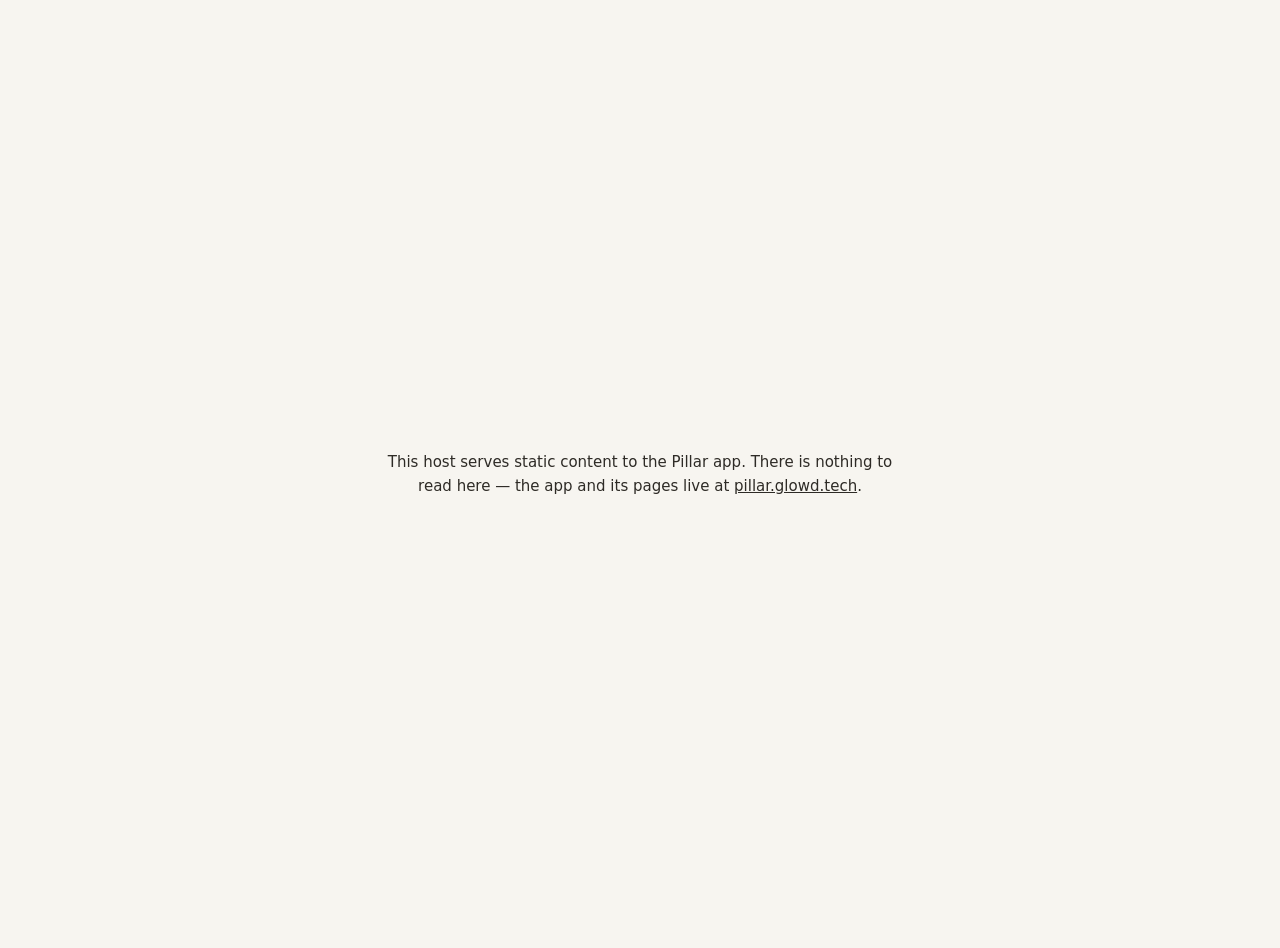
<file: index.html>
<!doctype html>
<meta charset="utf-8">
<meta name="viewport" content="width=device-width,initial-scale=1">
<meta name="robots" content="noindex,nofollow">
<title>Pillar · content host</title>
<style>
  :root { color-scheme: light dark; }
  body { margin: 0; min-height: 100svh; display: grid; place-items: center;
         font: 15px/1.6 -apple-system, BlinkMacSystemFont, "Segoe UI", system-ui, sans-serif;
         background: #f7f5f0; color: #2e2b26; padding: 24px; text-align: center; }
  @media (prefers-color-scheme: dark) { body { background: #171614; color: #d8d3c9; } }
  a { color: inherit; }
  p { max-width: 34em; }
</style>
<p>
  This host serves static content to the Pillar app. There is nothing to read here —
  the app and its pages live at <a href="https://pillar.glowd.tech/">pillar.glowd.tech</a>.
</p>
</file>
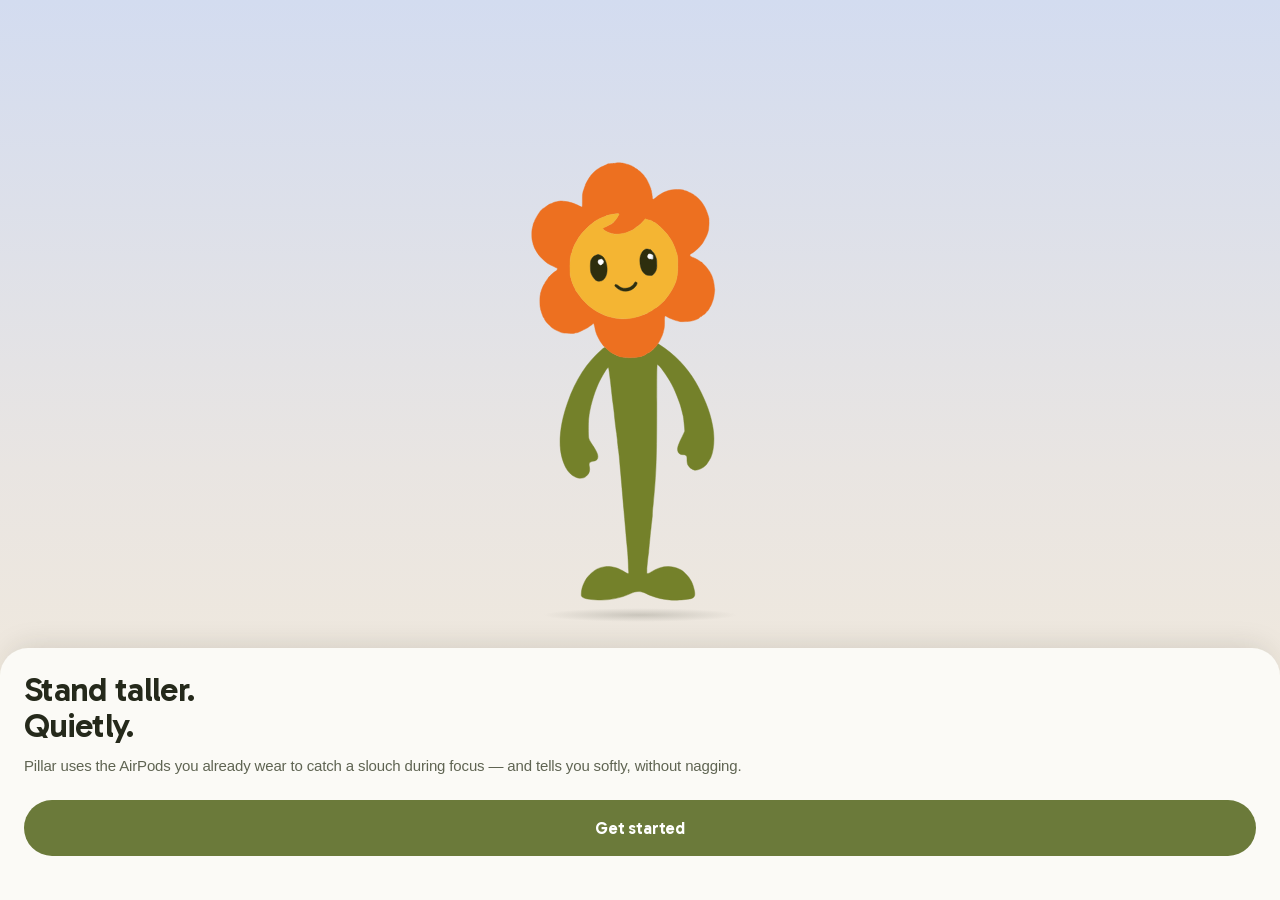
<file: b/2026-09-08-t020836-26b00a2/index.html>
<!doctype html>
<html lang="en">
<head>
<meta charset="utf-8">
<meta name="viewport" content="width=device-width,initial-scale=1,minimum-scale=1,maximum-scale=1,user-scalable=no,viewport-fit=cover">
<meta name="color-scheme" content="light only">
<meta name="format-detection" content="telephone=no">
<title>Pillar</title>
<!-- Safe areas. Native overrides these on <html> the moment the webview mounts
     (or via the `host.safearea` emit, which app.js applies identically). The
     env() + floor keeps a plain desktop browser honest. -->
<style>
  :root {
    --sa-top: max(env(safe-area-inset-top, 0px), 20px);
    --sa-bottom: max(env(safe-area-inset-bottom, 0px), 8px);
  }
  /* Painted before the stylesheet lands so a slow first paint is never white. */
  html, body { margin: 0; height: 100%; overflow: hidden; background: #FBFAF6; }
</style>
<link rel="stylesheet" href="./app-HKAVNGUM.css">
</head>
<body>
<main id="root"></main>
<script type="module" src="./app-VLZ3HQNA.js"></script>
</body>
</html>
</file>
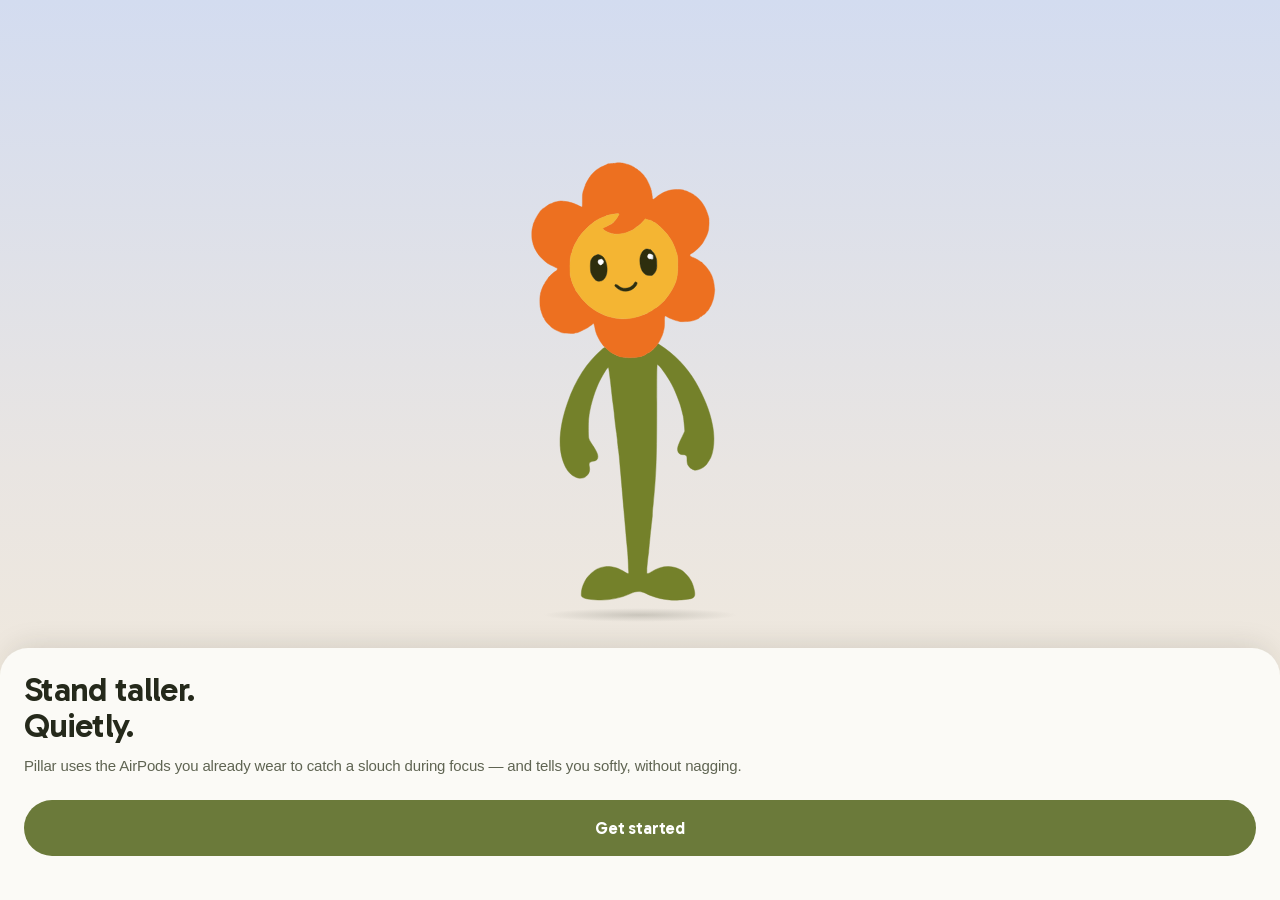
<file: b/2026-09-08-t021211-26b00a2/index.html>
<!doctype html>
<html lang="en">
<head>
<meta charset="utf-8">
<meta name="viewport" content="width=device-width,initial-scale=1,minimum-scale=1,maximum-scale=1,user-scalable=no,viewport-fit=cover">
<meta name="color-scheme" content="light only">
<meta name="format-detection" content="telephone=no">
<title>Pillar</title>
<!-- Safe areas. Native overrides these on <html> the moment the webview mounts
     (or via the `host.safearea` emit, which app.js applies identically). The
     env() + floor keeps a plain desktop browser honest. -->
<style>
  :root {
    --sa-top: max(env(safe-area-inset-top, 0px), 20px);
    --sa-bottom: max(env(safe-area-inset-bottom, 0px), 8px);
  }
  /* Painted before the stylesheet lands so a slow first paint is never white. */
  html, body { margin: 0; height: 100%; overflow: hidden; background: #FBFAF6; }
</style>
<link rel="stylesheet" href="./app-HKAVNGUM.css">
</head>
<body>
<main id="root"></main>
<script type="module" src="./app-2653QJYT.js"></script>
</body>
</html>
</file>
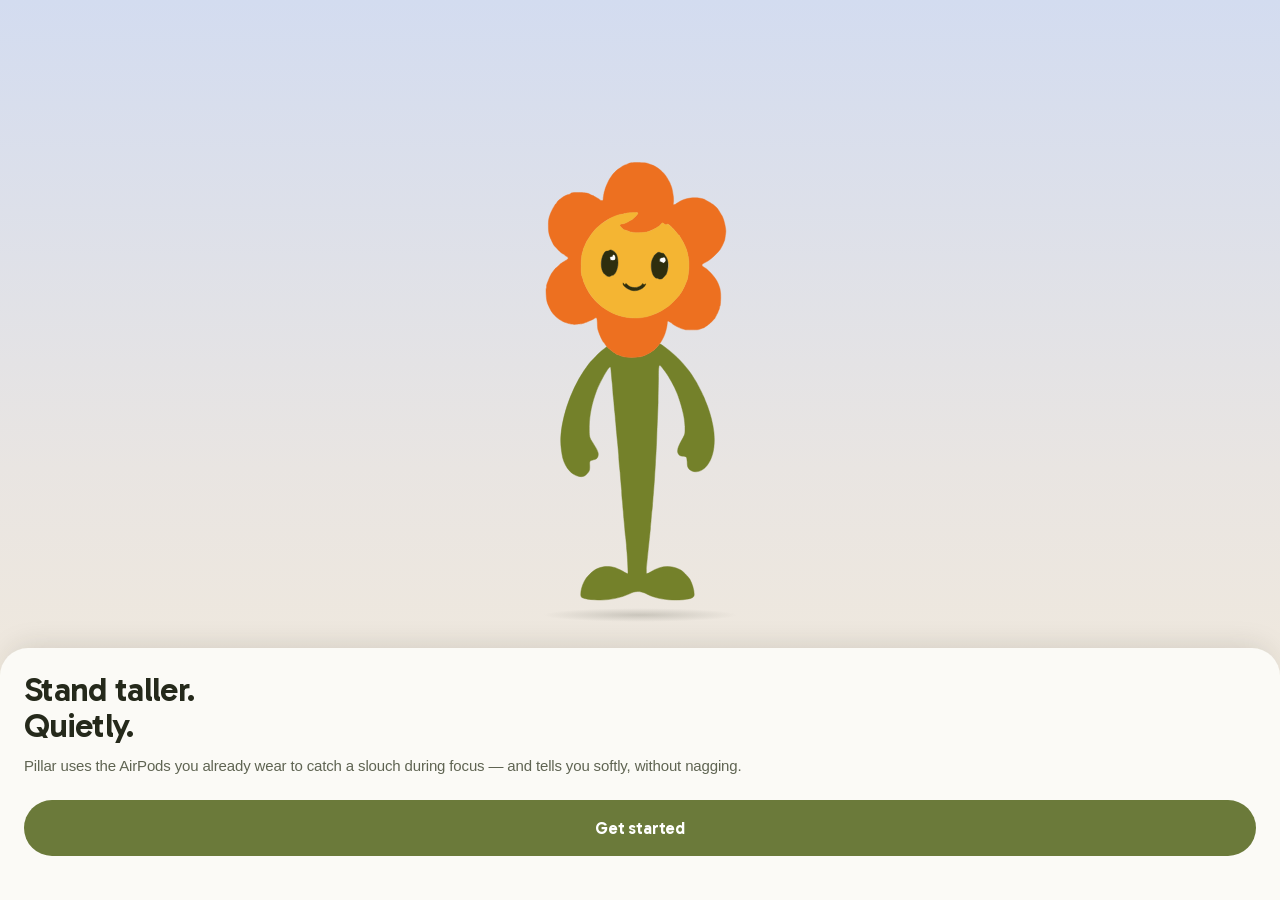
<file: b/2026-09-08-t023257-b93a9c7/index.html>
<!doctype html>
<html lang="en">
<head>
<meta charset="utf-8">
<meta name="viewport" content="width=device-width,initial-scale=1,minimum-scale=1,maximum-scale=1,user-scalable=no,viewport-fit=cover">
<meta name="color-scheme" content="light only">
<meta name="format-detection" content="telephone=no">
<title>Pillar</title>
<!-- Safe areas. Native overrides these on <html> the moment the webview mounts
     (or via the `host.safearea` emit, which app.js applies identically). The
     env() + floor keeps a plain desktop browser honest. -->
<style>
  :root {
    --sa-top: max(env(safe-area-inset-top, 0px), 20px);
    --sa-bottom: max(env(safe-area-inset-bottom, 0px), 8px);
  }
  /* Painted before the stylesheet lands so a slow first paint is never white. */
  html, body { margin: 0; height: 100%; overflow: hidden; background: #FBFAF6; }
</style>
<link rel="stylesheet" href="./app-XYCY7EXY.css">
</head>
<body>
<main id="root"></main>
<script type="module" src="./app-KQ5G3ABX.js"></script>
</body>
</html>
</file>
<file: b/2026-09-08-t020836-26b00a2/app-HKAVNGUM.css>
@font-face{font-family:Gabarito;src:url([data-uri]) format("woff2");font-weight:400 700;font-style:normal;font-display:block;unicode-range:U+0000-00FF,U+0131,U+0152-0153,U+02BB-02BC,U+02C6,U+02DA,U+02DC,U+2000-206F,U+2074,U+20AC,U+2122,U+2191,U+2193,U+2212,U+2215,U+FEFF,U+FFFD}:root{--ink: #25291B;--ink-2: #5F6452;--ink-3: #6C6E5F;--hair: rgba(37, 41, 27, .1);--hair-2: rgba(37, 41, 27, .18);--sheet: #FBFAF6;--sheet-2: #F2F0E9;--sheet-3: #E9E6DC;--sheet-on-dark: #F3F1E8;--white: #FFFFFF;--olive: #6B7A3A;--olive-2: #8A9A4E;--olive-soft: #E3E8CF;--olive-ink: #3E4A1E;--gold: #D9A93E;--gold-2: #F0C75A;--gold-deep: #7A5A10;--gold-soft: #F8E7B8;--gold-on-deep: #FFF6DD;--clay: #C4643A;--clay-2: #E08A5E;--clay-soft: #F4D8C6;--clay-ink: #5C2E18;--sky-morning: linear-gradient(180deg, #D3DCF0 0%, #E9E5E2 52%, #F6ECD9 100%);--sky-noon: linear-gradient(180deg, #F1DFB4 0%, #F8ECCF 60%, #F9EED4 100%);--sky-afternoon: linear-gradient(180deg, #EFC79A 0%, #F6DDBE 55%, #F8E4C8 100%);--sky-tall: linear-gradient(180deg, #D5E1B6 0%, #E9ECCB 55%, #F3EED5 100%);--sky-dusk: linear-gradient(180deg, #CF7F58 0%, #E4A57F 45%, #F1CDB4 100%);--sky-gold: linear-gradient(180deg, #E3AB33 0%, #EEBE4C 45%, #F4CF6E 100%);--sky-night: linear-gradient(180deg, #171B2B 0%, #2A2E36 60%, #3A3B33 100%);--mascot-petal: #ed7020;--mascot-face: #f4b533;--mascot-body: #74812a;--mascot-ink: #2e2e0e;--on-gold: #3E2C05;--on-gold-2: #5C420C;--on-dusk: #5C2E18;--font-display: "Gabarito", -apple-system, BlinkMacSystemFont, "SF Pro Display", "Helvetica Neue", sans-serif;--font-text: -apple-system, BlinkMacSystemFont, "SF Pro Text", "Helvetica Neue", Helvetica, Arial, sans-serif;--fs-figure-xl: 64px;--lh-figure-xl: 1;--ls-figure-xl: -.03em;--fs-figure-l: 40px;--lh-figure-l: 1;--ls-figure-l: -.03em;--fs-figure-m: 28px;--lh-figure-m: 1;--ls-figure-m: -.03em;--fs-figure-s: 20px;--lh-figure-s: 1;--ls-figure-s: -.03em;--fs-h1: 34px;--lh-h1: 1.05;--ls-h1: -.02em;--fs-h2: 27px;--lh-h2: 1.06;--ls-h2: -.02em;--fs-h3: 19px;--lh-h3: 1.05;--ls-h3: -.02em;--fs-cta: 17px;--ls-cta: -.01em;--fs-list: 16px;--fs-body: 15px;--lh-body: 1.35;--ls-body: -.01em;--fs-label: 13px;--ls-label: -.005em;--fs-caption: 12px;--fs-tab: 10px;--r-sheet: 28px;--r-card: 18px;--r-plan: 16px;--r-seg: 12px;--r-seg-thumb: 10px;--r-bar: 3px;--r-pill: 999px;--r-opt: 14px;--sp-xs: 6px;--sp-sm: 8px;--sp-md: 12px;--sp-row: 13px;--sp-lg: 16px;--sp-sheet-top: 22px;--sp-xl: 24px;--shadow-sheet: 0 -10px 30px -12px rgba(37, 41, 27, .18);--ring-hair: 0 0 0 1px var(--hair);--ring-olive: inset 0 0 0 1.5px var(--olive);--h-cta: 56px;--h-pill: 28px;--h-chip: 30px;--h-opt: 56px;--h-opt-sm: 56px;--h-tap-min: 44px}:root{--sa-top: max(env(safe-area-inset-top, 0px), 20px);--sa-bottom: max(env(safe-area-inset-bottom, 0px), 8px);--desk-pad-bottom: max(24px, calc(var(--sa-bottom) + 10px));--desk-pad-x: 24px;--desk-pad-top: 24px;--cta-gap: 24px}*{box-sizing:border-box}html,body{margin:0;padding:0;height:100%;overflow:hidden;overscroll-behavior:none;background:var(--sheet);color:var(--ink);font-family:var(--font-text);font-size:var(--fs-body);line-height:var(--lh-body);letter-spacing:var(--ls-body);font-variant-numeric:tabular-nums;-webkit-text-size-adjust:100%;-webkit-font-smoothing:antialiased;-webkit-tap-highlight-color:transparent;touch-action:manipulation}#root{position:fixed;inset:0;overflow:hidden;isolation:isolate;container-type:size;container-name:frame}.screen{position:absolute;inset:0;display:flex;flex-direction:column;overflow:hidden;color:var(--ink)}.screen__sky{position:absolute;inset:0 0 auto;height:var(--sky-height, 100%);z-index:0;pointer-events:none;background:var(--sky-noon)}.screen[data-sky=morning] .screen__sky{background:var(--sky-morning)}.screen[data-sky=noon] .screen__sky{background:var(--sky-noon)}.screen[data-sky=afternoon] .screen__sky{background:var(--sky-afternoon)}.screen[data-sky=tall] .screen__sky{background:var(--sky-tall)}.screen[data-sky=dusk] .screen__sky{background:var(--sky-dusk)}.screen[data-sky=gold] .screen__sky{background:var(--sky-gold)}.screen[data-sky=night] .screen__sky{background:var(--sky-night)}:root{--chrome-h: 21px}html[data-stepper=off]{--chrome-h: 0px}.chrome-fixed{position:fixed;left:0;right:0;top:var(--sa-top);height:var(--chrome-h);z-index:8;padding:0 var(--desk-pad-x);display:flex;align-items:center;pointer-events:none}html[data-stepper=off] .chrome-fixed{display:none}.chrome-fixed .stepper{width:100%;margin:0}.band-safe-top{flex:0 0 auto;height:calc(var(--sa-top) + var(--chrome-h));position:relative;z-index:4}.band-sky{flex:1 1 0;min-height:0;position:relative;z-index:2;display:flex;flex-direction:column}.sky-chrome{position:absolute;top:0;left:0;right:0;padding:2px var(--desk-pad-x) 0;z-index:5}.sky-chrome__bar{display:flex;align-items:center;justify-content:space-between;min-height:40px}.sky-chrome__spacer{width:40px;height:40px}.stepper{display:flex;gap:4px}.stepper>i{flex:1 1 0;height:3px;border-radius:2px;background:#25291b24;transition:background-color .32s ease-out,opacity .32s ease-out}@media(prefers-reduced-motion:reduce){.stepper>i{transition:none}}.stepper>i.is-done{background:var(--olive)}.stepper>i.is-now{background:var(--olive);opacity:.55}.sky-body{flex:1 1 0;min-height:0;container-type:size;display:flex;align-items:center;justify-content:center;gap:14px;padding:8px var(--desk-pad-x) 0;position:relative}.sky-body[data-layout=stack]{flex-direction:column;gap:10px}.sky-body[data-layout=split]{flex-direction:row;align-items:stretch;gap:12px;padding-bottom:28px}[data-layout=split] .figure{align-self:flex-end}.sky-body[data-layout=split] .sky-body__text{flex:1 1 auto;min-width:0;align-self:stretch;display:flex;flex-direction:column;justify-content:flex-start;padding-top:24px}.sky-body[data-layout=figure]{flex-direction:column;justify-content:flex-end;padding-bottom:28px}.figure{flex:0 1 auto;min-height:0;align-self:center;height:min(92cqh,var(--fig-max, 260px));width:var(--fig-w, auto);max-width:100%;display:flex;align-items:flex-end;justify-content:center;position:relative}.figure>img,.figure>svg{display:block;height:100%;width:100%;object-fit:contain;object-position:bottom}.figure__shadow{position:absolute;left:50%;bottom:-2px;width:74%;height:14px;transform:translate(-50%);border-radius:50%;background:radial-gradient(ellipse at center,rgba(37,41,27,.18),transparent 70%);z-index:-1}.band-desk{flex:0 0 auto;position:relative;z-index:3;padding:var(--desk-pad-top) var(--desk-pad-x) var(--desk-pad-bottom);background:var(--sheet);border-radius:var(--r-sheet) var(--r-sheet) 0 0;box-shadow:var(--shadow-sheet);display:flex;flex-direction:column}.band-desk[data-variant=bare]{background:none;box-shadow:none;border-radius:0;text-align:center}.band-desk[data-variant=dark]{background:var(--ink);color:var(--sheet-on-dark)}.desk-actions{display:flex;flex-direction:column;gap:14px;margin-top:var(--cta-gap)}.band-desk>:first-child{margin-top:0}@media(prefers-reduced-motion:reduce){*,*:before,*:after{animation-duration:.001ms!important;animation-iteration-count:1!important;transition-duration:.001ms!important;scroll-behavior:auto!important}}@media(max-height:700px){:root{--desk-pad-top: 18px;--desk-pad-bottom: max(16px, calc(var(--sa-bottom) + 8px));--cta-gap: 16px}.sky-chrome{padding-top:0}.sky-chrome__bar{min-height:36px}.stepper{margin-top:10px}.sky-body{padding-top:4px;gap:8px}.sky-body[data-layout=split] .sky-body__text{padding-top:6px}.sky-body[data-layout=figure]{padding-bottom:14px}.figure{height:min(88cqh,var(--fig-max-s, 150px))}.optrow{flex-direction:column}.fig-xl{font-size:var(--fs-figure-l)}.fig-l{font-size:var(--fs-figure-m)}}.h-display{font-family:var(--font-display);font-weight:600;letter-spacing:var(--ls-h1);line-height:var(--lh-h1);text-wrap:balance;margin:0}.h1{font-size:var(--fs-h1)}.h2{font-size:var(--fs-h2)}.h3{font-size:var(--fs-h3)}.fig{font-family:var(--font-display);font-weight:600;letter-spacing:var(--ls-figure-l);line-height:1;font-variant-numeric:tabular-nums}.fig-xl{font-size:var(--fs-figure-xl)}.fig-l{font-size:var(--fs-figure-l)}.fig-m{font-size:var(--fs-figure-m)}.fig-s{font-size:var(--fs-figure-s)}.body{font-size:var(--fs-body);line-height:var(--lh-body);margin:0}.sub{font-size:14px;line-height:1.35;color:var(--ink-2);margin:0}.lbl{font-size:var(--fs-label);color:var(--ink-2);letter-spacing:var(--ls-label)}.cap{font-size:var(--fs-caption);color:var(--ink-2);margin:0}.dim{color:var(--ink-2)}.muted{color:var(--ink-3)}.olive{color:var(--olive)}.gold{color:var(--gold-deep)}.clay{color:var(--clay)}.c{color:var(--clay);font-weight:600}.c-olive{color:var(--olive);font-weight:600}.c-gold{color:var(--gold-deep);font-weight:600}.cta,.link,.opt,.chip,.plan,.icon-btn,.seg>span{-webkit-user-select:none;user-select:none}.cta{display:flex;align-items:center;justify-content:center;gap:10px;height:var(--h-cta);min-height:var(--h-cta);padding:0 20px;border:0;border-radius:var(--r-pill);background:var(--olive);color:var(--white);font-family:var(--font-display);font-weight:600;font-size:var(--fs-cta);letter-spacing:var(--ls-cta);width:100%;cursor:pointer;-webkit-appearance:none;appearance:none;transition:opacity .18s ease,transform .18s ease}.cta:active{opacity:.82;transform:scale(.985);transition-duration:0s}.cta[disabled]{opacity:.42;pointer-events:none}.cta--ink{background:var(--ink);color:var(--sheet-on-dark)}.cta--ghost{background:transparent;color:var(--olive);box-shadow:var(--ring-olive)}.cta--paper{background:var(--sheet);color:var(--ink)}.cta--soft{background:var(--sheet-2);color:var(--ink)}.cta--gold{background:var(--gold-deep);color:var(--gold-on-deep)}.cta--clay{background:var(--clay);color:var(--white)}.cta-row{display:flex;gap:10px}.cta-row .cta{flex:1}.link{display:block;width:100%;min-height:var(--h-tap-min);padding:0;border:0;background:none;font-family:var(--font-text);font-size:14px;font-weight:600;color:var(--olive);text-align:center;cursor:pointer;transition:opacity .18s ease}.link:active{opacity:.6;transition-duration:0s}.link--quiet{color:var(--ink-2)}.icon-btn{width:40px;height:40px;border:0;padding:0;border-radius:50%;background:#ffffff8c;backdrop-filter:blur(8px);-webkit-backdrop-filter:blur(8px);color:var(--ink);display:flex;align-items:center;justify-content:center;cursor:pointer;position:relative}.icon-btn:after{content:"";position:absolute;inset:-2px;border-radius:50%}.icon-btn svg{width:18px;height:18px;display:block}.pill{display:inline-flex;align-items:center;gap:6px;height:var(--h-pill);padding:0 11px 0 9px;border-radius:var(--r-pill);font-size:var(--fs-caption);font-weight:600;background:#ffffff8c;color:var(--ink-2);backdrop-filter:blur(8px);-webkit-backdrop-filter:blur(8px)}.pill .dot{width:7px;height:7px;border-radius:50%;background:var(--olive)}.pill--warn .dot{background:var(--clay)}.pill--on-dark{background:#25291b8c;color:var(--white)}.pill--warn.pill--on-dark .dot{background:var(--clay-2)}.chip{display:inline-flex;align-items:center;gap:6px;height:var(--h-chip);padding:0 12px;border:0;border-radius:var(--r-pill);background:var(--sheet-2);font-size:var(--fs-label);font-weight:600;color:var(--ink);cursor:pointer}.chip.is-on{background:var(--olive-soft);color:var(--olive-ink)}.opts{display:flex;flex-direction:column;gap:8px}.opt{display:flex;align-items:center;gap:12px;width:100%;height:var(--h-opt);padding:0 14px 0 16px;border:0;border-radius:var(--r-opt);background:var(--sheet-2);font-family:var(--font-text);font-size:var(--fs-list);font-weight:500;color:var(--ink);text-align:left;cursor:pointer;transition:background .16s ease,box-shadow .16s ease,color .16s ease,transform .16s ease}.opt:active{transform:scale(.99);transition-duration:0s}.opt .t{flex:1;min-width:0}.opt .ck{width:22px;height:22px;border-radius:50%;flex:none;box-shadow:inset 0 0 0 1.5px var(--hair-2);display:flex;align-items:center;justify-content:center;color:transparent}.opt .ck svg{width:13px;height:13px}.opt.is-on{background:var(--olive-soft);color:var(--olive-ink);font-weight:600;box-shadow:inset 0 0 0 1.5px var(--olive)}.opt.is-on .ck{background:var(--olive);box-shadow:none;color:var(--white)}.opt .em{width:24px;flex:none;font-size:18px;line-height:1;text-align:center}.opt--sm{height:var(--h-opt-sm);font-size:var(--fs-body)}.opt--two{height:auto;padding:12px 14px 12px 16px;align-items:flex-start}.opt--two .t small{display:block;font-weight:400;font-size:var(--fs-label);color:var(--ink-2);margin-top:2px}.opt.is-on.opt--two .t small{color:var(--olive-ink);opacity:.72}.optrow{display:flex;gap:8px}.optrow .opt{flex:1;justify-content:center;padding:0 10px}.optrow .opt .t{flex:none}.optrow .opt .ck{display:none}@media(max-height:700px){.opt{height:48px}.opt--sm{height:44px}.opts{gap:7px}}.ledger{display:flex;flex-direction:column}.ledger .row{display:flex;align-items:baseline;justify-content:space-between;gap:14px;padding:var(--sp-row) 0;border-top:1px solid var(--hair)}.ledger .row:first-child{border-top:0;padding-top:0}.ledger .row .l{display:flex;align-items:baseline;gap:var(--sp-sm)}.ledger .row .r{color:var(--ink-2);font-size:var(--fs-label);text-align:right}.group{background:var(--white);border-radius:var(--r-card);box-shadow:var(--ring-hair);overflow:hidden}.group .item{display:flex;align-items:center;gap:12px;padding:var(--sp-row) var(--sp-lg);min-height:50px;border-top:1px solid var(--hair)}.group .item:first-child{border-top:0}.group .item .t{flex:1;font-size:var(--fs-list)}.group .item .v{color:var(--ink-2);font-size:var(--fs-body);display:flex;align-items:center;gap:6px}.group-title{font-size:var(--fs-label);font-weight:600;color:var(--ink-3);text-transform:uppercase;letter-spacing:.06em;margin:22px 0 8px var(--sp-lg)}.chk{width:22px;height:22px;border-radius:50%;background:var(--olive-soft);color:var(--olive-ink);display:flex;align-items:center;justify-content:center;flex:none}.chk svg{width:13px;height:13px}.plan{display:flex;align-items:center;gap:12px;width:100%;padding:14px var(--sp-lg);border:0;border-radius:var(--r-plan);background:transparent;box-shadow:inset 0 0 0 1px var(--hair);text-align:left;cursor:pointer;position:relative;color:var(--ink)}.plan.is-on{box-shadow:inset 0 0 0 2px var(--olive);background:var(--white)}.plan .rad{width:20px;height:20px;border-radius:50%;box-shadow:inset 0 0 0 1.5px var(--hair-2);flex:none}.plan.is-on .rad{background:var(--olive);box-shadow:inset 0 0 0 5px var(--white),0 0 0 1.5px var(--olive)}.plan .n{flex:1;font-weight:600;font-size:var(--fs-list)}.plan .n small{display:block;font-weight:500;font-size:12.5px;color:var(--ink-2)}.plan .p{font-family:var(--font-display);font-weight:600;font-size:17px;text-align:right}.plan .p small{display:block;font-family:var(--font-text);font-weight:500;font-size:var(--fs-caption);color:var(--ink-2)}.badge{position:absolute;top:-10px;right:14px;background:var(--gold-deep);color:var(--gold-on-deep);font-size:11px;font-weight:700;padding:3px 9px;border-radius:var(--r-pill);letter-spacing:.02em}.seg{display:flex;background:var(--sheet-3);border-radius:var(--r-seg);padding:2px;height:34px}.seg>span{flex:1;display:flex;align-items:center;justify-content:center;font-size:var(--fs-label);font-weight:600;color:var(--ink-2);border-radius:var(--r-seg-thumb)}.seg>span.is-on{background:var(--white);color:var(--ink);box-shadow:0 1px 3px #0000001f}.progress{height:6px;border-radius:var(--r-bar);background:var(--hair);overflow:hidden}.progress>i{display:block;height:100%;border-radius:var(--r-bar);background:var(--olive)}.ld{display:flex;align-items:center;gap:10px;padding:11px 0;font-size:var(--fs-body);border-top:1px solid var(--hair)}.ld:first-child{border-top:0}.ld.is-wait{color:var(--ink-3)}.ld .sp{width:22px;height:22px;border-radius:50%;box-shadow:inset 0 0 0 2px var(--hair-2);flex:none}.promise{border-radius:var(--r-plan);box-shadow:inset 0 0 0 1px var(--hair-2);padding:15px 18px;text-align:center;font-size:var(--fs-body);line-height:1.4;color:var(--ink-2)}.promise b{color:var(--ink);font-weight:600}.on-gold{color:var(--on-gold)}.on-gold-2{color:var(--on-gold-2)}.on-dusk{color:var(--on-dusk)}.screen{opacity:1;transform:none}.screen.is-leaving{opacity:0;transform:translateY(-6px);pointer-events:none}@media(prefers-reduced-motion:reduce){.screen.is-leaving{transform:none}}.anim-breathe{animation:pl-breathe 4.6s ease-in-out infinite alternate;transform-origin:50% 100%}@keyframes pl-breathe{0%{transform:scale(1) translateY(0)}to{transform:scale(1.03) translateY(-5px)}}@media(prefers-reduced-motion:reduce){.anim-breathe{animation:none;transform:none}}
</file>
<file: b/2026-09-08-t021211-26b00a2/app-HKAVNGUM.css>
@font-face{font-family:Gabarito;src:url([data-uri]) format("woff2");font-weight:400 700;font-style:normal;font-display:block;unicode-range:U+0000-00FF,U+0131,U+0152-0153,U+02BB-02BC,U+02C6,U+02DA,U+02DC,U+2000-206F,U+2074,U+20AC,U+2122,U+2191,U+2193,U+2212,U+2215,U+FEFF,U+FFFD}:root{--ink: #25291B;--ink-2: #5F6452;--ink-3: #6C6E5F;--hair: rgba(37, 41, 27, .1);--hair-2: rgba(37, 41, 27, .18);--sheet: #FBFAF6;--sheet-2: #F2F0E9;--sheet-3: #E9E6DC;--sheet-on-dark: #F3F1E8;--white: #FFFFFF;--olive: #6B7A3A;--olive-2: #8A9A4E;--olive-soft: #E3E8CF;--olive-ink: #3E4A1E;--gold: #D9A93E;--gold-2: #F0C75A;--gold-deep: #7A5A10;--gold-soft: #F8E7B8;--gold-on-deep: #FFF6DD;--clay: #C4643A;--clay-2: #E08A5E;--clay-soft: #F4D8C6;--clay-ink: #5C2E18;--sky-morning: linear-gradient(180deg, #D3DCF0 0%, #E9E5E2 52%, #F6ECD9 100%);--sky-noon: linear-gradient(180deg, #F1DFB4 0%, #F8ECCF 60%, #F9EED4 100%);--sky-afternoon: linear-gradient(180deg, #EFC79A 0%, #F6DDBE 55%, #F8E4C8 100%);--sky-tall: linear-gradient(180deg, #D5E1B6 0%, #E9ECCB 55%, #F3EED5 100%);--sky-dusk: linear-gradient(180deg, #CF7F58 0%, #E4A57F 45%, #F1CDB4 100%);--sky-gold: linear-gradient(180deg, #E3AB33 0%, #EEBE4C 45%, #F4CF6E 100%);--sky-night: linear-gradient(180deg, #171B2B 0%, #2A2E36 60%, #3A3B33 100%);--mascot-petal: #ed7020;--mascot-face: #f4b533;--mascot-body: #74812a;--mascot-ink: #2e2e0e;--on-gold: #3E2C05;--on-gold-2: #5C420C;--on-dusk: #5C2E18;--font-display: "Gabarito", -apple-system, BlinkMacSystemFont, "SF Pro Display", "Helvetica Neue", sans-serif;--font-text: -apple-system, BlinkMacSystemFont, "SF Pro Text", "Helvetica Neue", Helvetica, Arial, sans-serif;--fs-figure-xl: 64px;--lh-figure-xl: 1;--ls-figure-xl: -.03em;--fs-figure-l: 40px;--lh-figure-l: 1;--ls-figure-l: -.03em;--fs-figure-m: 28px;--lh-figure-m: 1;--ls-figure-m: -.03em;--fs-figure-s: 20px;--lh-figure-s: 1;--ls-figure-s: -.03em;--fs-h1: 34px;--lh-h1: 1.05;--ls-h1: -.02em;--fs-h2: 27px;--lh-h2: 1.06;--ls-h2: -.02em;--fs-h3: 19px;--lh-h3: 1.05;--ls-h3: -.02em;--fs-cta: 17px;--ls-cta: -.01em;--fs-list: 16px;--fs-body: 15px;--lh-body: 1.35;--ls-body: -.01em;--fs-label: 13px;--ls-label: -.005em;--fs-caption: 12px;--fs-tab: 10px;--r-sheet: 28px;--r-card: 18px;--r-plan: 16px;--r-seg: 12px;--r-seg-thumb: 10px;--r-bar: 3px;--r-pill: 999px;--r-opt: 14px;--sp-xs: 6px;--sp-sm: 8px;--sp-md: 12px;--sp-row: 13px;--sp-lg: 16px;--sp-sheet-top: 22px;--sp-xl: 24px;--shadow-sheet: 0 -10px 30px -12px rgba(37, 41, 27, .18);--ring-hair: 0 0 0 1px var(--hair);--ring-olive: inset 0 0 0 1.5px var(--olive);--h-cta: 56px;--h-pill: 28px;--h-chip: 30px;--h-opt: 56px;--h-opt-sm: 56px;--h-tap-min: 44px}:root{--sa-top: max(env(safe-area-inset-top, 0px), 20px);--sa-bottom: max(env(safe-area-inset-bottom, 0px), 8px);--desk-pad-bottom: max(24px, calc(var(--sa-bottom) + 10px));--desk-pad-x: 24px;--desk-pad-top: 24px;--cta-gap: 24px}*{box-sizing:border-box}html,body{margin:0;padding:0;height:100%;overflow:hidden;overscroll-behavior:none;background:var(--sheet);color:var(--ink);font-family:var(--font-text);font-size:var(--fs-body);line-height:var(--lh-body);letter-spacing:var(--ls-body);font-variant-numeric:tabular-nums;-webkit-text-size-adjust:100%;-webkit-font-smoothing:antialiased;-webkit-tap-highlight-color:transparent;touch-action:manipulation}#root{position:fixed;inset:0;overflow:hidden;isolation:isolate;container-type:size;container-name:frame}.screen{position:absolute;inset:0;display:flex;flex-direction:column;overflow:hidden;color:var(--ink)}.screen__sky{position:absolute;inset:0 0 auto;height:var(--sky-height, 100%);z-index:0;pointer-events:none;background:var(--sky-noon)}.screen[data-sky=morning] .screen__sky{background:var(--sky-morning)}.screen[data-sky=noon] .screen__sky{background:var(--sky-noon)}.screen[data-sky=afternoon] .screen__sky{background:var(--sky-afternoon)}.screen[data-sky=tall] .screen__sky{background:var(--sky-tall)}.screen[data-sky=dusk] .screen__sky{background:var(--sky-dusk)}.screen[data-sky=gold] .screen__sky{background:var(--sky-gold)}.screen[data-sky=night] .screen__sky{background:var(--sky-night)}:root{--chrome-h: 21px}html[data-stepper=off]{--chrome-h: 0px}.chrome-fixed{position:fixed;left:0;right:0;top:var(--sa-top);height:var(--chrome-h);z-index:8;padding:0 var(--desk-pad-x);display:flex;align-items:center;pointer-events:none}html[data-stepper=off] .chrome-fixed{display:none}.chrome-fixed .stepper{width:100%;margin:0}.band-safe-top{flex:0 0 auto;height:calc(var(--sa-top) + var(--chrome-h));position:relative;z-index:4}.band-sky{flex:1 1 0;min-height:0;position:relative;z-index:2;display:flex;flex-direction:column}.sky-chrome{position:absolute;top:0;left:0;right:0;padding:2px var(--desk-pad-x) 0;z-index:5}.sky-chrome__bar{display:flex;align-items:center;justify-content:space-between;min-height:40px}.sky-chrome__spacer{width:40px;height:40px}.stepper{display:flex;gap:4px}.stepper>i{flex:1 1 0;height:3px;border-radius:2px;background:#25291b24;transition:background-color .32s ease-out,opacity .32s ease-out}@media(prefers-reduced-motion:reduce){.stepper>i{transition:none}}.stepper>i.is-done{background:var(--olive)}.stepper>i.is-now{background:var(--olive);opacity:.55}.sky-body{flex:1 1 0;min-height:0;container-type:size;display:flex;align-items:center;justify-content:center;gap:14px;padding:8px var(--desk-pad-x) 0;position:relative}.sky-body[data-layout=stack]{flex-direction:column;gap:10px}.sky-body[data-layout=split]{flex-direction:row;align-items:stretch;gap:12px;padding-bottom:28px}[data-layout=split] .figure{align-self:flex-end}.sky-body[data-layout=split] .sky-body__text{flex:1 1 auto;min-width:0;align-self:stretch;display:flex;flex-direction:column;justify-content:flex-start;padding-top:24px}.sky-body[data-layout=figure]{flex-direction:column;justify-content:flex-end;padding-bottom:28px}.figure{flex:0 1 auto;min-height:0;align-self:center;height:min(92cqh,var(--fig-max, 260px));width:var(--fig-w, auto);max-width:100%;display:flex;align-items:flex-end;justify-content:center;position:relative}.figure>img,.figure>svg{display:block;height:100%;width:100%;object-fit:contain;object-position:bottom}.figure__shadow{position:absolute;left:50%;bottom:-2px;width:74%;height:14px;transform:translate(-50%);border-radius:50%;background:radial-gradient(ellipse at center,rgba(37,41,27,.18),transparent 70%);z-index:-1}.band-desk{flex:0 0 auto;position:relative;z-index:3;padding:var(--desk-pad-top) var(--desk-pad-x) var(--desk-pad-bottom);background:var(--sheet);border-radius:var(--r-sheet) var(--r-sheet) 0 0;box-shadow:var(--shadow-sheet);display:flex;flex-direction:column}.band-desk[data-variant=bare]{background:none;box-shadow:none;border-radius:0;text-align:center}.band-desk[data-variant=dark]{background:var(--ink);color:var(--sheet-on-dark)}.desk-actions{display:flex;flex-direction:column;gap:14px;margin-top:var(--cta-gap)}.band-desk>:first-child{margin-top:0}@media(prefers-reduced-motion:reduce){*,*:before,*:after{animation-duration:.001ms!important;animation-iteration-count:1!important;transition-duration:.001ms!important;scroll-behavior:auto!important}}@media(max-height:700px){:root{--desk-pad-top: 18px;--desk-pad-bottom: max(16px, calc(var(--sa-bottom) + 8px));--cta-gap: 16px}.sky-chrome{padding-top:0}.sky-chrome__bar{min-height:36px}.stepper{margin-top:10px}.sky-body{padding-top:4px;gap:8px}.sky-body[data-layout=split] .sky-body__text{padding-top:6px}.sky-body[data-layout=figure]{padding-bottom:14px}.figure{height:min(88cqh,var(--fig-max-s, 150px))}.optrow{flex-direction:column}.fig-xl{font-size:var(--fs-figure-l)}.fig-l{font-size:var(--fs-figure-m)}}.h-display{font-family:var(--font-display);font-weight:600;letter-spacing:var(--ls-h1);line-height:var(--lh-h1);text-wrap:balance;margin:0}.h1{font-size:var(--fs-h1)}.h2{font-size:var(--fs-h2)}.h3{font-size:var(--fs-h3)}.fig{font-family:var(--font-display);font-weight:600;letter-spacing:var(--ls-figure-l);line-height:1;font-variant-numeric:tabular-nums}.fig-xl{font-size:var(--fs-figure-xl)}.fig-l{font-size:var(--fs-figure-l)}.fig-m{font-size:var(--fs-figure-m)}.fig-s{font-size:var(--fs-figure-s)}.body{font-size:var(--fs-body);line-height:var(--lh-body);margin:0}.sub{font-size:14px;line-height:1.35;color:var(--ink-2);margin:0}.lbl{font-size:var(--fs-label);color:var(--ink-2);letter-spacing:var(--ls-label)}.cap{font-size:var(--fs-caption);color:var(--ink-2);margin:0}.dim{color:var(--ink-2)}.muted{color:var(--ink-3)}.olive{color:var(--olive)}.gold{color:var(--gold-deep)}.clay{color:var(--clay)}.c{color:var(--clay);font-weight:600}.c-olive{color:var(--olive);font-weight:600}.c-gold{color:var(--gold-deep);font-weight:600}.cta,.link,.opt,.chip,.plan,.icon-btn,.seg>span{-webkit-user-select:none;user-select:none}.cta{display:flex;align-items:center;justify-content:center;gap:10px;height:var(--h-cta);min-height:var(--h-cta);padding:0 20px;border:0;border-radius:var(--r-pill);background:var(--olive);color:var(--white);font-family:var(--font-display);font-weight:600;font-size:var(--fs-cta);letter-spacing:var(--ls-cta);width:100%;cursor:pointer;-webkit-appearance:none;appearance:none;transition:opacity .18s ease,transform .18s ease}.cta:active{opacity:.82;transform:scale(.985);transition-duration:0s}.cta[disabled]{opacity:.42;pointer-events:none}.cta--ink{background:var(--ink);color:var(--sheet-on-dark)}.cta--ghost{background:transparent;color:var(--olive);box-shadow:var(--ring-olive)}.cta--paper{background:var(--sheet);color:var(--ink)}.cta--soft{background:var(--sheet-2);color:var(--ink)}.cta--gold{background:var(--gold-deep);color:var(--gold-on-deep)}.cta--clay{background:var(--clay);color:var(--white)}.cta-row{display:flex;gap:10px}.cta-row .cta{flex:1}.link{display:block;width:100%;min-height:var(--h-tap-min);padding:0;border:0;background:none;font-family:var(--font-text);font-size:14px;font-weight:600;color:var(--olive);text-align:center;cursor:pointer;transition:opacity .18s ease}.link:active{opacity:.6;transition-duration:0s}.link--quiet{color:var(--ink-2)}.icon-btn{width:40px;height:40px;border:0;padding:0;border-radius:50%;background:#ffffff8c;backdrop-filter:blur(8px);-webkit-backdrop-filter:blur(8px);color:var(--ink);display:flex;align-items:center;justify-content:center;cursor:pointer;position:relative}.icon-btn:after{content:"";position:absolute;inset:-2px;border-radius:50%}.icon-btn svg{width:18px;height:18px;display:block}.pill{display:inline-flex;align-items:center;gap:6px;height:var(--h-pill);padding:0 11px 0 9px;border-radius:var(--r-pill);font-size:var(--fs-caption);font-weight:600;background:#ffffff8c;color:var(--ink-2);backdrop-filter:blur(8px);-webkit-backdrop-filter:blur(8px)}.pill .dot{width:7px;height:7px;border-radius:50%;background:var(--olive)}.pill--warn .dot{background:var(--clay)}.pill--on-dark{background:#25291b8c;color:var(--white)}.pill--warn.pill--on-dark .dot{background:var(--clay-2)}.chip{display:inline-flex;align-items:center;gap:6px;height:var(--h-chip);padding:0 12px;border:0;border-radius:var(--r-pill);background:var(--sheet-2);font-size:var(--fs-label);font-weight:600;color:var(--ink);cursor:pointer}.chip.is-on{background:var(--olive-soft);color:var(--olive-ink)}.opts{display:flex;flex-direction:column;gap:8px}.opt{display:flex;align-items:center;gap:12px;width:100%;height:var(--h-opt);padding:0 14px 0 16px;border:0;border-radius:var(--r-opt);background:var(--sheet-2);font-family:var(--font-text);font-size:var(--fs-list);font-weight:500;color:var(--ink);text-align:left;cursor:pointer;transition:background .16s ease,box-shadow .16s ease,color .16s ease,transform .16s ease}.opt:active{transform:scale(.99);transition-duration:0s}.opt .t{flex:1;min-width:0}.opt .ck{width:22px;height:22px;border-radius:50%;flex:none;box-shadow:inset 0 0 0 1.5px var(--hair-2);display:flex;align-items:center;justify-content:center;color:transparent}.opt .ck svg{width:13px;height:13px}.opt.is-on{background:var(--olive-soft);color:var(--olive-ink);font-weight:600;box-shadow:inset 0 0 0 1.5px var(--olive)}.opt.is-on .ck{background:var(--olive);box-shadow:none;color:var(--white)}.opt .em{width:24px;flex:none;font-size:18px;line-height:1;text-align:center}.opt--sm{height:var(--h-opt-sm);font-size:var(--fs-body)}.opt--two{height:auto;padding:12px 14px 12px 16px;align-items:flex-start}.opt--two .t small{display:block;font-weight:400;font-size:var(--fs-label);color:var(--ink-2);margin-top:2px}.opt.is-on.opt--two .t small{color:var(--olive-ink);opacity:.72}.optrow{display:flex;gap:8px}.optrow .opt{flex:1;justify-content:center;padding:0 10px}.optrow .opt .t{flex:none}.optrow .opt .ck{display:none}@media(max-height:700px){.opt{height:48px}.opt--sm{height:44px}.opts{gap:7px}}.ledger{display:flex;flex-direction:column}.ledger .row{display:flex;align-items:baseline;justify-content:space-between;gap:14px;padding:var(--sp-row) 0;border-top:1px solid var(--hair)}.ledger .row:first-child{border-top:0;padding-top:0}.ledger .row .l{display:flex;align-items:baseline;gap:var(--sp-sm)}.ledger .row .r{color:var(--ink-2);font-size:var(--fs-label);text-align:right}.group{background:var(--white);border-radius:var(--r-card);box-shadow:var(--ring-hair);overflow:hidden}.group .item{display:flex;align-items:center;gap:12px;padding:var(--sp-row) var(--sp-lg);min-height:50px;border-top:1px solid var(--hair)}.group .item:first-child{border-top:0}.group .item .t{flex:1;font-size:var(--fs-list)}.group .item .v{color:var(--ink-2);font-size:var(--fs-body);display:flex;align-items:center;gap:6px}.group-title{font-size:var(--fs-label);font-weight:600;color:var(--ink-3);text-transform:uppercase;letter-spacing:.06em;margin:22px 0 8px var(--sp-lg)}.chk{width:22px;height:22px;border-radius:50%;background:var(--olive-soft);color:var(--olive-ink);display:flex;align-items:center;justify-content:center;flex:none}.chk svg{width:13px;height:13px}.plan{display:flex;align-items:center;gap:12px;width:100%;padding:14px var(--sp-lg);border:0;border-radius:var(--r-plan);background:transparent;box-shadow:inset 0 0 0 1px var(--hair);text-align:left;cursor:pointer;position:relative;color:var(--ink)}.plan.is-on{box-shadow:inset 0 0 0 2px var(--olive);background:var(--white)}.plan .rad{width:20px;height:20px;border-radius:50%;box-shadow:inset 0 0 0 1.5px var(--hair-2);flex:none}.plan.is-on .rad{background:var(--olive);box-shadow:inset 0 0 0 5px var(--white),0 0 0 1.5px var(--olive)}.plan .n{flex:1;font-weight:600;font-size:var(--fs-list)}.plan .n small{display:block;font-weight:500;font-size:12.5px;color:var(--ink-2)}.plan .p{font-family:var(--font-display);font-weight:600;font-size:17px;text-align:right}.plan .p small{display:block;font-family:var(--font-text);font-weight:500;font-size:var(--fs-caption);color:var(--ink-2)}.badge{position:absolute;top:-10px;right:14px;background:var(--gold-deep);color:var(--gold-on-deep);font-size:11px;font-weight:700;padding:3px 9px;border-radius:var(--r-pill);letter-spacing:.02em}.seg{display:flex;background:var(--sheet-3);border-radius:var(--r-seg);padding:2px;height:34px}.seg>span{flex:1;display:flex;align-items:center;justify-content:center;font-size:var(--fs-label);font-weight:600;color:var(--ink-2);border-radius:var(--r-seg-thumb)}.seg>span.is-on{background:var(--white);color:var(--ink);box-shadow:0 1px 3px #0000001f}.progress{height:6px;border-radius:var(--r-bar);background:var(--hair);overflow:hidden}.progress>i{display:block;height:100%;border-radius:var(--r-bar);background:var(--olive)}.ld{display:flex;align-items:center;gap:10px;padding:11px 0;font-size:var(--fs-body);border-top:1px solid var(--hair)}.ld:first-child{border-top:0}.ld.is-wait{color:var(--ink-3)}.ld .sp{width:22px;height:22px;border-radius:50%;box-shadow:inset 0 0 0 2px var(--hair-2);flex:none}.promise{border-radius:var(--r-plan);box-shadow:inset 0 0 0 1px var(--hair-2);padding:15px 18px;text-align:center;font-size:var(--fs-body);line-height:1.4;color:var(--ink-2)}.promise b{color:var(--ink);font-weight:600}.on-gold{color:var(--on-gold)}.on-gold-2{color:var(--on-gold-2)}.on-dusk{color:var(--on-dusk)}.screen{opacity:1;transform:none}.screen.is-leaving{opacity:0;transform:translateY(-6px);pointer-events:none}@media(prefers-reduced-motion:reduce){.screen.is-leaving{transform:none}}.anim-breathe{animation:pl-breathe 4.6s ease-in-out infinite alternate;transform-origin:50% 100%}@keyframes pl-breathe{0%{transform:scale(1) translateY(0)}to{transform:scale(1.03) translateY(-5px)}}@media(prefers-reduced-motion:reduce){.anim-breathe{animation:none;transform:none}}
</file>
<file: b/2026-09-08-t023257-b93a9c7/app-XYCY7EXY.css>
@font-face{font-family:Gabarito;src:url([data-uri]) format("woff2");font-weight:400 700;font-style:normal;font-display:block;unicode-range:U+0000-00FF,U+0131,U+0152-0153,U+02BB-02BC,U+02C6,U+02DA,U+02DC,U+2000-206F,U+2074,U+20AC,U+2122,U+2191,U+2193,U+2212,U+2215,U+FEFF,U+FFFD}:root{--ink: #25291B;--ink-2: #5F6452;--ink-3: #6C6E5F;--hair: rgba(37, 41, 27, .1);--hair-2: rgba(37, 41, 27, .18);--sheet: #FBFAF6;--sheet-2: #F2F0E9;--sheet-3: #E9E6DC;--sheet-on-dark: #F3F1E8;--white: #FFFFFF;--olive: #6B7A3A;--olive-2: #8A9A4E;--olive-soft: #E3E8CF;--olive-ink: #3E4A1E;--gold: #D9A93E;--gold-2: #F0C75A;--gold-deep: #7A5A10;--gold-soft: #F8E7B8;--gold-on-deep: #FFF6DD;--clay: #C4643A;--clay-2: #E08A5E;--clay-soft: #F4D8C6;--clay-ink: #5C2E18;--sky-morning: linear-gradient(180deg, #D3DCF0 0%, #E9E5E2 52%, #F6ECD9 100%);--sky-noon: linear-gradient(180deg, #F1DFB4 0%, #F8ECCF 60%, #F9EED4 100%);--sky-afternoon: linear-gradient(180deg, #EFC79A 0%, #F6DDBE 55%, #F8E4C8 100%);--sky-tall: linear-gradient(180deg, #D5E1B6 0%, #E9ECCB 55%, #F3EED5 100%);--sky-dusk: linear-gradient(180deg, #CF7F58 0%, #E4A57F 45%, #F1CDB4 100%);--sky-gold: linear-gradient(180deg, #E3AB33 0%, #EEBE4C 45%, #F4CF6E 100%);--sky-night: linear-gradient(180deg, #171B2B 0%, #2A2E36 60%, #3A3B33 100%);--mascot-petal: #ed7020;--mascot-face: #f4b533;--mascot-body: #74812a;--mascot-ink: #2e2e0e;--on-gold: #3E2C05;--on-gold-2: #5C420C;--on-dusk: #5C2E18;--font-display: "Gabarito", -apple-system, BlinkMacSystemFont, "SF Pro Display", "Helvetica Neue", sans-serif;--font-text: -apple-system, BlinkMacSystemFont, "SF Pro Text", "Helvetica Neue", Helvetica, Arial, sans-serif;--fs-figure-xl: 64px;--lh-figure-xl: 1;--ls-figure-xl: -.03em;--fs-figure-l: 40px;--lh-figure-l: 1;--ls-figure-l: -.03em;--fs-figure-m: 28px;--lh-figure-m: 1;--ls-figure-m: -.03em;--fs-figure-s: 20px;--lh-figure-s: 1;--ls-figure-s: -.03em;--fs-h1: 34px;--lh-h1: 1.05;--ls-h1: -.02em;--fs-h2: 27px;--lh-h2: 1.06;--ls-h2: -.02em;--fs-h3: 19px;--lh-h3: 1.05;--ls-h3: -.02em;--fs-cta: 17px;--ls-cta: -.01em;--fs-list: 16px;--fs-body: 15px;--lh-body: 1.35;--ls-body: -.01em;--fs-label: 13px;--ls-label: -.005em;--fs-caption: 12px;--fs-tab: 10px;--r-sheet: 28px;--r-card: 18px;--r-plan: 16px;--r-seg: 12px;--r-seg-thumb: 10px;--r-bar: 3px;--r-pill: 999px;--r-opt: 14px;--sp-xs: 6px;--sp-sm: 8px;--sp-md: 12px;--sp-row: 13px;--sp-lg: 16px;--sp-sheet-top: 22px;--sp-xl: 24px;--shadow-sheet: 0 -10px 30px -12px rgba(37, 41, 27, .18);--ring-hair: 0 0 0 1px var(--hair);--ring-olive: inset 0 0 0 1.5px var(--olive);--h-cta: 56px;--h-pill: 28px;--h-chip: 30px;--h-opt: 56px;--h-opt-sm: 56px;--h-tap-min: 44px}:root{--sa-top: max(env(safe-area-inset-top, 0px), 20px);--sa-bottom: max(env(safe-area-inset-bottom, 0px), 8px);--desk-pad-bottom: max(24px, calc(var(--sa-bottom) + 10px));--desk-pad-x: 24px;--desk-pad-top: 24px;--cta-gap: 24px}*{box-sizing:border-box}html,body{margin:0;padding:0;height:100%;overflow:hidden;overscroll-behavior:none;background:var(--sheet);color:var(--ink);font-family:var(--font-text);font-size:var(--fs-body);line-height:var(--lh-body);letter-spacing:var(--ls-body);font-variant-numeric:tabular-nums;-webkit-text-size-adjust:100%;-webkit-font-smoothing:antialiased;-webkit-tap-highlight-color:transparent;touch-action:manipulation}#root{position:fixed;inset:0;overflow:hidden;isolation:isolate;container-type:size;container-name:frame}.screen{position:absolute;inset:0;display:flex;flex-direction:column;overflow:hidden;color:var(--ink)}.screen__sky{position:absolute;inset:0 0 auto;height:var(--sky-height, 100%);z-index:0;pointer-events:none;background:var(--sky-noon)}.screen[data-sky=morning] .screen__sky{background:var(--sky-morning)}.screen[data-sky=noon] .screen__sky{background:var(--sky-noon)}.screen[data-sky=afternoon] .screen__sky{background:var(--sky-afternoon)}.screen[data-sky=tall] .screen__sky{background:var(--sky-tall)}.screen[data-sky=dusk] .screen__sky{background:var(--sky-dusk)}.screen[data-sky=gold] .screen__sky{background:var(--sky-gold)}.screen[data-sky=night] .screen__sky{background:var(--sky-night)}[hidden]{display:none!important}:root{--chrome-h: 21px}html[data-stepper=off]{--chrome-h: 0px}.chrome-fixed{position:fixed;left:0;right:0;top:var(--sa-top);height:var(--chrome-h);z-index:8;padding:0 var(--desk-pad-x);display:flex;align-items:center;pointer-events:none}html[data-stepper=off] .chrome-fixed{display:none}.chrome-fixed .stepper{width:100%;margin:0}.band-safe-top{flex:0 0 auto;height:calc(var(--sa-top) + var(--chrome-h));position:relative;z-index:4}.band-sky{flex:1 1 0;min-height:0;position:relative;z-index:2;display:flex;flex-direction:column}.sky-chrome{position:absolute;top:0;left:0;right:0;padding:2px var(--desk-pad-x) 0;z-index:5}.sky-chrome__bar{display:flex;align-items:center;justify-content:space-between;min-height:40px}.sky-chrome__spacer{width:40px;height:40px}.stepper{display:flex;gap:4px}.stepper>i{flex:1 1 0;height:3px;border-radius:2px;background:#25291b24;transition:background-color .32s ease-out,opacity .32s ease-out}@media(prefers-reduced-motion:reduce){.stepper>i{transition:none}}.stepper>i.is-done{background:var(--olive)}.stepper>i.is-now{background:var(--olive);opacity:.55}.sky-body{flex:1 1 0;min-height:0;container-type:size;display:flex;align-items:center;justify-content:center;gap:14px;padding:8px var(--desk-pad-x) 0;position:relative}.sky-body[data-layout=stack]{flex-direction:column;gap:10px}.sky-body[data-layout=split]{flex-direction:row;align-items:stretch;gap:12px;padding-bottom:28px}[data-layout=split] .figure{align-self:flex-end}.sky-body[data-layout=split] .sky-body__text{flex:1 1 auto;min-width:0;align-self:stretch;display:flex;flex-direction:column;justify-content:flex-start;padding-top:24px}.sky-body[data-layout=figure]{flex-direction:column;justify-content:flex-end;padding-bottom:28px}.figure{flex:0 1 auto;min-height:0;align-self:center;height:min(92cqh,var(--fig-max, 260px));width:var(--fig-w, auto);max-width:100%;display:flex;align-items:flex-end;justify-content:center;position:relative}.figure>img,.figure>svg{display:block;height:100%;width:100%;object-fit:contain;object-position:bottom}.figure__shadow{position:absolute;left:50%;bottom:-2px;width:74%;height:14px;transform:translate(-50%);border-radius:50%;background:radial-gradient(ellipse at center,rgba(37,41,27,.18),transparent 70%);z-index:-1}.band-desk{flex:0 0 auto;position:relative;z-index:3;padding:var(--desk-pad-top) var(--desk-pad-x) var(--desk-pad-bottom);background:var(--sheet);border-radius:var(--r-sheet) var(--r-sheet) 0 0;box-shadow:var(--shadow-sheet);display:flex;flex-direction:column}.band-desk[data-variant=bare]{background:none;box-shadow:none;border-radius:0;text-align:center}.band-desk[data-variant=dark]{background:var(--ink);color:var(--sheet-on-dark)}.desk-actions{display:flex;flex-direction:column;gap:14px;margin-top:var(--cta-gap)}.band-desk>:first-child{margin-top:0}@media(prefers-reduced-motion:reduce){*,*:before,*:after{animation-duration:.001ms!important;animation-iteration-count:1!important;transition-duration:.001ms!important;scroll-behavior:auto!important}}@media(max-height:700px){:root{--desk-pad-top: 18px;--desk-pad-bottom: max(16px, calc(var(--sa-bottom) + 8px));--cta-gap: 16px}.sky-chrome{padding-top:0}.sky-chrome__bar{min-height:36px}.stepper{margin-top:10px}.sky-body{padding-top:4px;gap:8px}.sky-body[data-layout=split] .sky-body__text{padding-top:6px}.sky-body[data-layout=figure]{padding-bottom:14px}.figure{height:min(88cqh,var(--fig-max-s, 150px))}.optrow{flex-direction:column}.fig-xl{font-size:var(--fs-figure-l)}.fig-l{font-size:var(--fs-figure-m)}}.h-display{font-family:var(--font-display);font-weight:600;letter-spacing:var(--ls-h1);line-height:var(--lh-h1);text-wrap:balance;margin:0}.h1{font-size:var(--fs-h1)}.h2{font-size:var(--fs-h2)}.h3{font-size:var(--fs-h3)}.fig{font-family:var(--font-display);font-weight:600;letter-spacing:var(--ls-figure-l);line-height:1;font-variant-numeric:tabular-nums}.fig-xl{font-size:var(--fs-figure-xl)}.fig-l{font-size:var(--fs-figure-l)}.fig-m{font-size:var(--fs-figure-m)}.fig-s{font-size:var(--fs-figure-s)}.body{font-size:var(--fs-body);line-height:var(--lh-body);margin:0}.sub{font-size:14px;line-height:1.35;color:var(--ink-2);margin:0}.lbl{font-size:var(--fs-label);color:var(--ink-2);letter-spacing:var(--ls-label)}.cap{font-size:var(--fs-caption);color:var(--ink-2);margin:0}.dim{color:var(--ink-2)}.muted{color:var(--ink-3)}.olive{color:var(--olive)}.gold{color:var(--gold-deep)}.clay{color:var(--clay)}.c{color:var(--clay);font-weight:600}.c-olive{color:var(--olive);font-weight:600}.c-gold{color:var(--gold-deep);font-weight:600}.cta,.link,.opt,.chip,.plan,.icon-btn,.seg>span{-webkit-user-select:none;user-select:none}.cta{display:flex;align-items:center;justify-content:center;gap:10px;height:var(--h-cta);min-height:var(--h-cta);padding:0 20px;border:0;border-radius:var(--r-pill);background:var(--olive);color:var(--white);font-family:var(--font-display);font-weight:600;font-size:var(--fs-cta);letter-spacing:var(--ls-cta);width:100%;cursor:pointer;-webkit-appearance:none;appearance:none;transition:opacity .18s ease,transform .18s ease}.cta:active{opacity:.82;transform:scale(.985);transition-duration:0s}.cta[disabled]{opacity:.42;pointer-events:none}.cta--ink{background:var(--ink);color:var(--sheet-on-dark)}.cta--ghost{background:transparent;color:var(--olive);box-shadow:var(--ring-olive)}.cta--paper{background:var(--sheet);color:var(--ink)}.cta--soft{background:var(--sheet-2);color:var(--ink)}.cta--gold{background:var(--gold-deep);color:var(--gold-on-deep)}.cta--clay{background:var(--clay);color:var(--white)}.cta-row{display:flex;gap:10px}.cta-row .cta{flex:1}.link{display:block;width:100%;min-height:var(--h-tap-min);padding:0;border:0;background:none;font-family:var(--font-text);font-size:14px;font-weight:600;color:var(--olive);text-align:center;cursor:pointer;transition:opacity .18s ease}.link:active{opacity:.6;transition-duration:0s}.link--quiet{color:var(--ink-2)}.icon-btn{width:40px;height:40px;border:0;padding:0;border-radius:50%;background:#ffffff8c;backdrop-filter:blur(8px);-webkit-backdrop-filter:blur(8px);color:var(--ink);display:flex;align-items:center;justify-content:center;cursor:pointer;position:relative}.icon-btn:after{content:"";position:absolute;inset:-2px;border-radius:50%}.icon-btn svg{width:18px;height:18px;display:block}.pill{display:inline-flex;align-items:center;gap:6px;height:var(--h-pill);padding:0 11px 0 9px;border-radius:var(--r-pill);font-size:var(--fs-caption);font-weight:600;background:#ffffff8c;color:var(--ink-2);backdrop-filter:blur(8px);-webkit-backdrop-filter:blur(8px)}.pill .dot{width:7px;height:7px;border-radius:50%;background:var(--olive)}.pill--warn .dot{background:var(--clay)}.pill--on-dark{background:#25291b8c;color:var(--white)}.pill--warn.pill--on-dark .dot{background:var(--clay-2)}.chip{display:inline-flex;align-items:center;gap:6px;height:var(--h-chip);padding:0 12px;border:0;border-radius:var(--r-pill);background:var(--sheet-2);font-size:var(--fs-label);font-weight:600;color:var(--ink);cursor:pointer}.chip.is-on{background:var(--olive-soft);color:var(--olive-ink)}.opts{display:flex;flex-direction:column;gap:8px}.opt{display:flex;align-items:center;gap:12px;width:100%;height:var(--h-opt);padding:0 14px 0 16px;border:0;border-radius:var(--r-opt);background:var(--sheet-2);font-family:var(--font-text);font-size:var(--fs-list);font-weight:500;color:var(--ink);text-align:left;cursor:pointer;transition:background .16s ease,box-shadow .16s ease,color .16s ease,transform .16s ease}.opt:active{transform:scale(.99);transition-duration:0s}.opt .t{flex:1;min-width:0}.opt .ck{width:22px;height:22px;border-radius:50%;flex:none;box-shadow:inset 0 0 0 1.5px var(--hair-2);display:flex;align-items:center;justify-content:center;color:transparent}.opt .ck svg{width:13px;height:13px}.opt.is-on{background:var(--olive-soft);color:var(--olive-ink);font-weight:600;box-shadow:inset 0 0 0 1.5px var(--olive)}.opt.is-on .ck{background:var(--olive);box-shadow:none;color:var(--white)}.opt .em{width:24px;flex:none;font-size:18px;line-height:1;text-align:center}.opt--sm{height:var(--h-opt-sm);font-size:var(--fs-body)}.opt--two{height:auto;padding:12px 14px 12px 16px;align-items:flex-start}.opt--two .t small{display:block;font-weight:400;font-size:var(--fs-label);color:var(--ink-2);margin-top:2px}.opt.is-on.opt--two .t small{color:var(--olive-ink);opacity:.72}.optrow{display:flex;gap:8px}.optrow .opt{flex:1;justify-content:center;padding:0 10px}.optrow .opt .t{flex:none}.optrow .opt .ck{display:none}@media(max-height:700px){.opt{height:48px}.opt--sm{height:44px}.opts{gap:7px}}.ledger{display:flex;flex-direction:column}.ledger .row{display:flex;align-items:baseline;justify-content:space-between;gap:14px;padding:var(--sp-row) 0;border-top:1px solid var(--hair)}.ledger .row:first-child{border-top:0;padding-top:0}.ledger .row .l{display:flex;align-items:baseline;gap:var(--sp-sm)}.ledger .row .r{color:var(--ink-2);font-size:var(--fs-label);text-align:right}.group{background:var(--white);border-radius:var(--r-card);box-shadow:var(--ring-hair);overflow:hidden}.group .item{display:flex;align-items:center;gap:12px;padding:var(--sp-row) var(--sp-lg);min-height:50px;border-top:1px solid var(--hair)}.group .item:first-child{border-top:0}.group .item .t{flex:1;font-size:var(--fs-list)}.group .item .v{color:var(--ink-2);font-size:var(--fs-body);display:flex;align-items:center;gap:6px}.group-title{font-size:var(--fs-label);font-weight:600;color:var(--ink-3);text-transform:uppercase;letter-spacing:.06em;margin:22px 0 8px var(--sp-lg)}.chk{width:22px;height:22px;border-radius:50%;background:var(--olive-soft);color:var(--olive-ink);display:flex;align-items:center;justify-content:center;flex:none}.chk svg{width:13px;height:13px}.plan{display:flex;align-items:center;gap:12px;width:100%;padding:14px var(--sp-lg);border:0;border-radius:var(--r-plan);background:transparent;box-shadow:inset 0 0 0 1px var(--hair);text-align:left;cursor:pointer;position:relative;color:var(--ink)}.plan.is-on{box-shadow:inset 0 0 0 2px var(--olive);background:var(--white)}.plan .rad{width:20px;height:20px;border-radius:50%;box-shadow:inset 0 0 0 1.5px var(--hair-2);flex:none}.plan.is-on .rad{background:var(--olive);box-shadow:inset 0 0 0 5px var(--white),0 0 0 1.5px var(--olive)}.plan .n{flex:1;font-weight:600;font-size:var(--fs-list)}.plan .n small{display:block;font-weight:500;font-size:12.5px;color:var(--ink-2)}.plan .p{font-family:var(--font-display);font-weight:600;font-size:17px;text-align:right}.plan .p small{display:block;font-family:var(--font-text);font-weight:500;font-size:var(--fs-caption);color:var(--ink-2)}.badge{position:absolute;top:-10px;right:14px;background:var(--gold-deep);color:var(--gold-on-deep);font-size:11px;font-weight:700;padding:3px 9px;border-radius:var(--r-pill);letter-spacing:.02em}.seg{display:flex;background:var(--sheet-3);border-radius:var(--r-seg);padding:2px;height:34px}.seg>span{flex:1;display:flex;align-items:center;justify-content:center;font-size:var(--fs-label);font-weight:600;color:var(--ink-2);border-radius:var(--r-seg-thumb)}.seg>span.is-on{background:var(--white);color:var(--ink);box-shadow:0 1px 3px #0000001f}.progress{height:6px;border-radius:var(--r-bar);background:var(--hair);overflow:hidden}.progress>i{display:block;height:100%;border-radius:var(--r-bar);background:var(--olive)}.ld{display:flex;align-items:center;gap:10px;padding:11px 0;font-size:var(--fs-body);border-top:1px solid var(--hair)}.ld:first-child{border-top:0}.ld.is-wait{color:var(--ink-3)}.ld .sp{width:22px;height:22px;border-radius:50%;box-shadow:inset 0 0 0 2px var(--hair-2);flex:none}.promise{border-radius:var(--r-plan);box-shadow:inset 0 0 0 1px var(--hair-2);padding:15px 18px;text-align:center;font-size:var(--fs-body);line-height:1.4;color:var(--ink-2)}.promise b{color:var(--ink);font-weight:600}.on-gold{color:var(--on-gold)}.on-gold-2{color:var(--on-gold-2)}.on-dusk{color:var(--on-dusk)}.screen{opacity:1;transform:none}.screen.is-leaving{opacity:0;transform:translateY(-6px);pointer-events:none}@media(prefers-reduced-motion:reduce){.screen.is-leaving{transform:none}}.anim-breathe{animation:pl-breathe 4.6s ease-in-out infinite alternate;transform-origin:50% 100%}@keyframes pl-breathe{0%{transform:scale(1) translateY(0)}to{transform:scale(1.03) translateY(-5px)}}@media(prefers-reduced-motion:reduce){.anim-breathe{animation:none;transform:none}}
</file>
